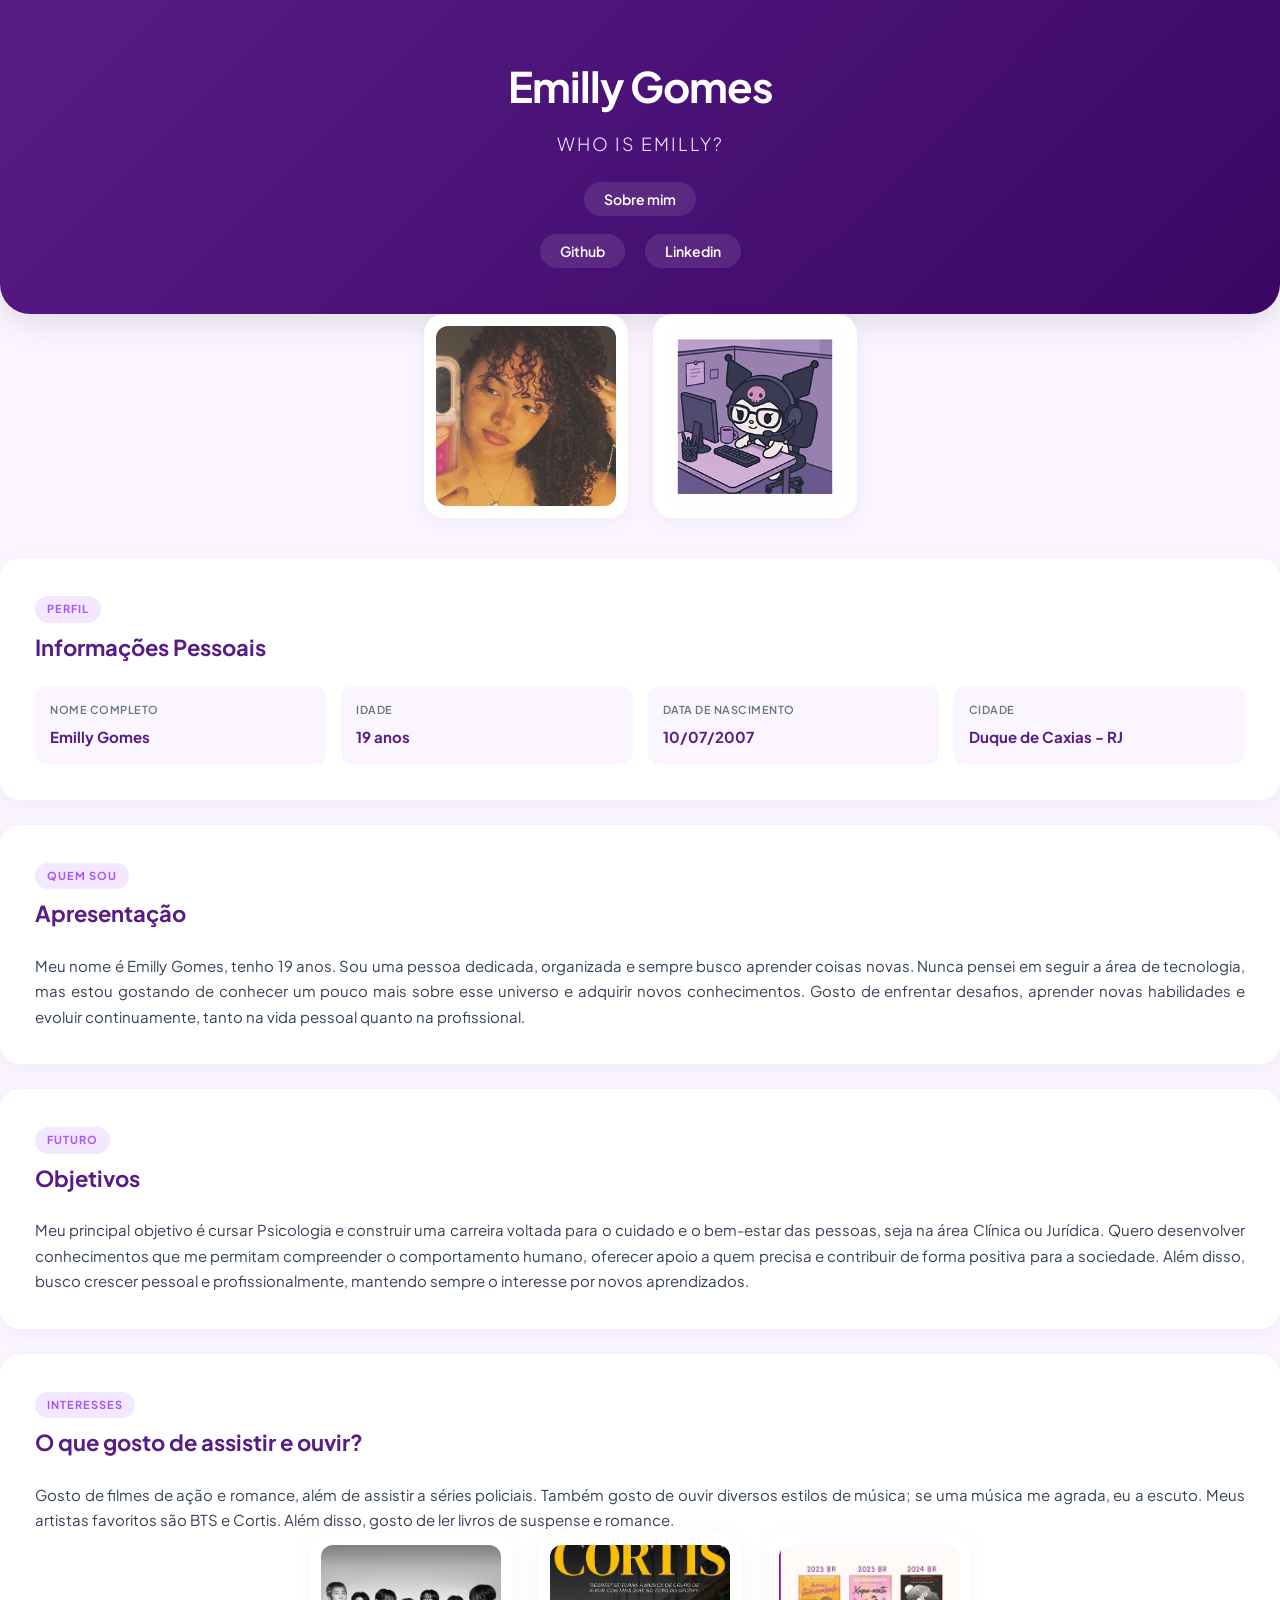
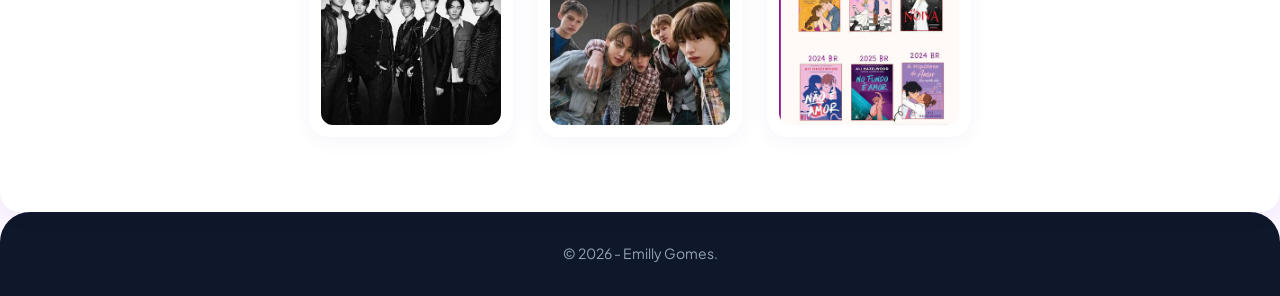
<file: index.html>
<!DOCTYPE html>
<html lang="pt-BR">
<head>
    <meta charset="UTF-8">
    <meta name="viewport" content="width=device-width, initial-scale=1.0">
    <link rel="stylesheet" href="style02.css">
    <title>Portfólio Pessoal | Emilly Gomes</title>

    <link rel="preconnect" href="https://fonts.googleapis.com">
    <link rel="preconnect" href="https://fonts.gstatic.com" crossorigin>
    <link href="https://fonts.googleapis.com/css2?family=Plus+Jakarta+Sans:wght@300;400;500;600;700&display=swap" rel="stylesheet">
</head>

<body>

    <header class="header">
        <div class="header-container">
            <h1>Emilly Gomes</h1>
            <h2>Who is Emilly?</h2>
            <nav class="nav-menu">
                <ul>
                    <li><a href="#sobre">Sobre mim</a></li>
                </ul>
            </nav>
        </div>

        <section class="atalho">
            <nav class="nav-menu b">
            <ul>
            <li><a href="https://github.com/Emilly-ui">Github</li></a>
            <li><a href="https://www.linkedin.com/in/emilly-gomes-472aa03b7/">Linkedin</li></a>
            </ul>
        </section>
    </header>

    <main class="main-content" id="home">

    

        
        <section class="fotos-container">
            <div class="foto-card">
                <img src="ff9ebfb599aea41c8d3136e7fcdc17a3_0.jpeg" alt="Foto de Emilly">
            </div>
            <div class="foto-card">
                <img src="kuromi.avif" alt="Outra foto de Emilly">
            </div>
        </section>

        <section class="about" id="sobre">
            
            <div class="about-card">
                <div class="section-title">
                    <span class="badge">Perfil</span>
                    <h3>Informações Pessoais</h3>
                </div>
                <ul class="info-list">
                    <li>
                        <span class="info-label">Nome Completo</span>
                        <span class="info-value">Emilly Gomes</span>
                    </li>
                    <li>
                        <span class="info-label">Idade</span>
                        <span class="info-value">19 anos</span>
                    </li>
                    <li>
                        <span class="info-label">Data de Nascimento</span>
                        <span class="info-value">10/07/2007</span>
                    </li>
                    <li>
                        <span class="info-label">Cidade</span>
                        <span class="info-value">Duque de Caxias - RJ</span>
                    </li>
                </ul>
            </div>

            <div class="about-card">
                <div class="section-title">
                    <span class="badge">Quem Sou</span>
                    <h3>Apresentação</h3>
                </div>
                <p>
                    Meu nome é Emilly Gomes, tenho 19 anos. Sou uma pessoa dedicada,
                    organizada e sempre busco aprender coisas novas. Nunca pensei em
                    seguir a área de tecnologia, mas estou gostando de conhecer um pouco
                    mais sobre esse universo e adquirir novos conhecimentos. Gosto de
                    enfrentar desafios, aprender novas habilidades e evoluir
                    continuamente, tanto na vida pessoal quanto na profissional.
                </p>
            </div>

            <div class="about-card">
                <div class="section-title">
                    <span class="badge">Futuro</span>
                    <h3>Objetivos</h3>
                </div>
                <p>
                    Meu principal objetivo é cursar Psicologia e construir uma carreira
                    voltada para o cuidado e o bem-estar das pessoas, seja na área Clínica ou Jurídica.
                     Quero desenvolver conhecimentos que me permitam compreender o 
                     comportamento humano, oferecer apoio a quem precisa e contribuir
                     de forma positiva para a sociedade. Além disso, busco crescer pessoal
                      e profissionalmente, mantendo sempre o interesse por novos aprendizados.
                </p>
            </div>

            <div class="about-card">
                <div class="section-title">
                    <span class="badge">interesses</span>
                    <h3>O que gosto de assistir e ouvir?</h3>
                </div>
                <p>
                    Gosto de filmes de ação e romance, além 
                    de assistir a séries policiais. Também gosto
                    de ouvir diversos estilos de música; se uma música
                    me agrada, eu a escuto. Meus artistas favoritos são
                    BTS e Cortis. Além disso, gosto de ler livros de suspense
                    e romance.
                </p>


                <section class="fotos-container">
            <div class="foto-card">
                <a href="https://open.spotify.com/intl-pt/artist/3Nrfpe0tUJi4K4DXYWgMUX?si=13a3d9cc18304dea" target="_blank">                  
                <img src="images.jpg" alt="Foto de bts">
                 </a>
            </div>
            <div class="foto-card">
                <a href="https://open.spotify.com/intl-pt/artist/1ebt9HnXdyYA6KgLXr1n4P?si=j2-UVj4tSzmdFIxGZVJvtw" target="_blank">  
                <img src="images (2).jpg" alt="foto Cortis">
                </a>
            </div>
            <div class="foto-card">
                <a href="https://www.amazon.com.br/Livros-Ali-Hazelwood/s?rh=n%3A6740748011%2Cp_27%3AAli%2BHazelwood" target="_blank">  
                <img src="images (3).jpg" alt="foto de livros">
                </a>
            </div>
        </section>
            
        </section>
            
    </main>

    <footer class="footer">
        <p>&copy; 2026 - Emilly Gomes.</p>
    </footer>

</body>

</html>
</file>
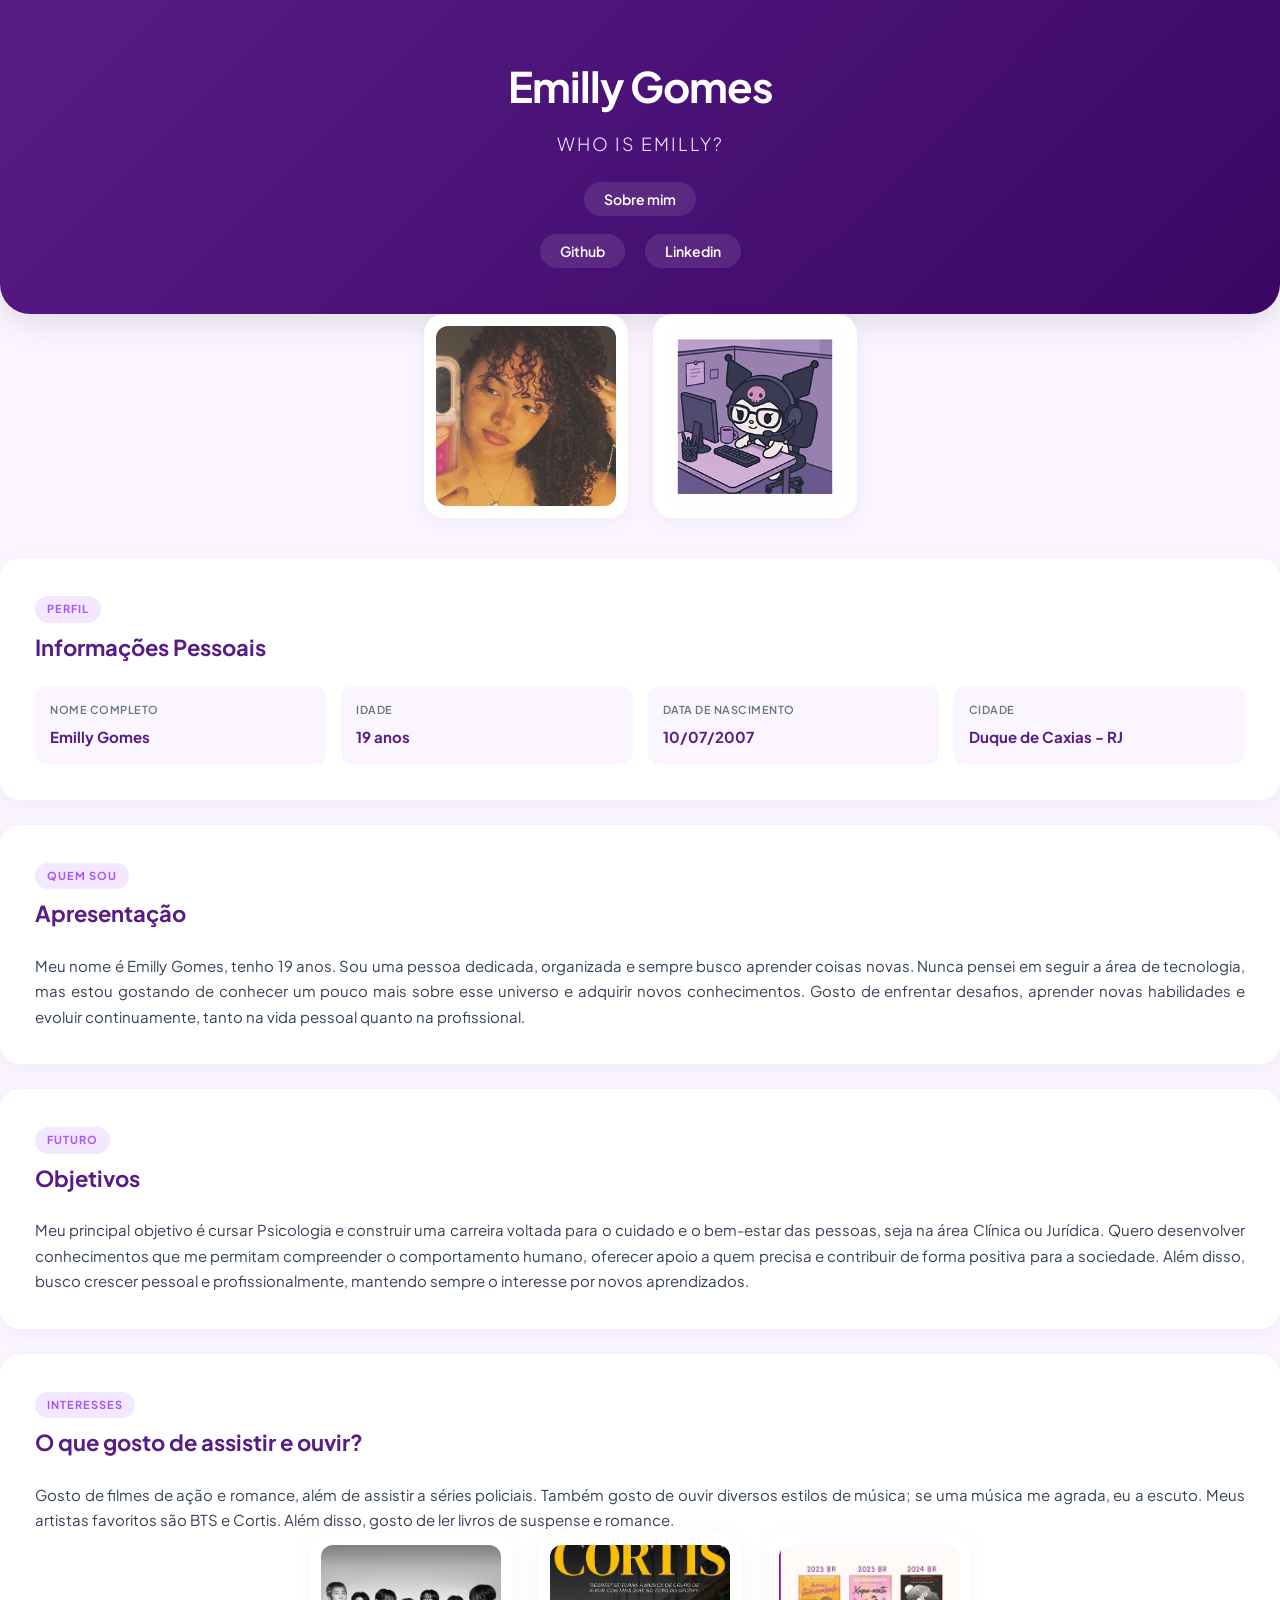
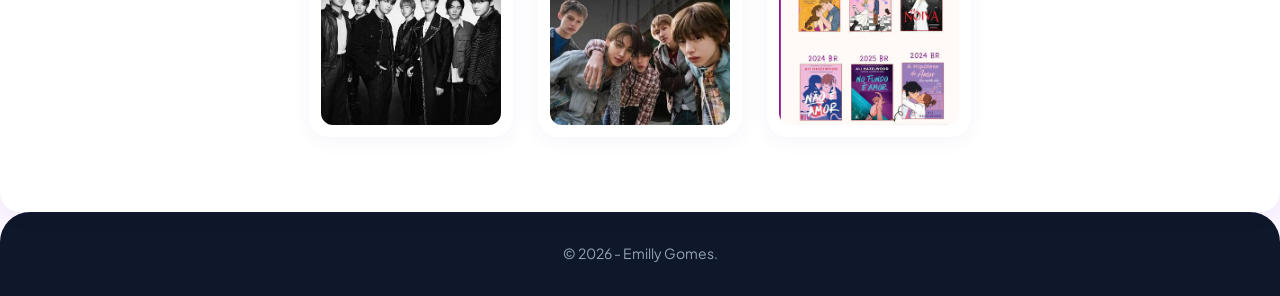
<file: sobremim.html>
<!DOCTYPE html>
<html lang="pt-BR">
<head>
    <meta charset="UTF-8">
    <meta name="viewport" content="width=device-width, initial-scale=1.0">
    <link rel="stylesheet" href="style02.css">
    <title>Portfólio Pessoal | Emilly Gomes</title>

    <link rel="preconnect" href="https://fonts.googleapis.com">
    <link rel="preconnect" href="https://fonts.gstatic.com" crossorigin>
    <link href="https://fonts.googleapis.com/css2?family=Plus+Jakarta+Sans:wght@300;400;500;600;700&display=swap" rel="stylesheet">
</head>

<body>

    <header class="header">
        <div class="header-container">
            <h1>Emilly Gomes</h1>
            <h2>Who is Emilly?</h2>
            <nav class="nav-menu">
                <ul>
                    <li><a href="#sobre">Sobre mim</a></li>
                </ul>
            </nav>
        </div>

        <section class="atalho">
            <nav class="nav-menu b">
            <ul>
            <li><a href="https://github.com/Emilly-ui">Github</li></a>
            <li><a href="https://www.linkedin.com/in/emilly-gomes-472aa03b7/">Linkedin</li></a>
            </ul>
        </section>
    </header>

    <main class="main-content" id="home">

    

        
        <section class="fotos-container">
            <div class="foto-card">
                <img src="ff9ebfb599aea41c8d3136e7fcdc17a3_0.jpeg" alt="Foto de Emilly">
            </div>
            <div class="foto-card">
                <img src="/kuromi.avif" alt="Outra foto de Emilly">
            </div>
        </section>

        <section class="about" id="sobre">
            
            <div class="about-card">
                <div class="section-title">
                    <span class="badge">Perfil</span>
                    <h3>Informações Pessoais</h3>
                </div>
                <ul class="info-list">
                    <li>
                        <span class="info-label">Nome Completo</span>
                        <span class="info-value">Emilly Gomes</span>
                    </li>
                    <li>
                        <span class="info-label">Idade</span>
                        <span class="info-value">19 anos</span>
                    </li>
                    <li>
                        <span class="info-label">Data de Nascimento</span>
                        <span class="info-value">10/07/2007</span>
                    </li>
                    <li>
                        <span class="info-label">Cidade</span>
                        <span class="info-value">Duque de Caxias - RJ</span>
                    </li>
                </ul>
            </div>

            <div class="about-card">
                <div class="section-title">
                    <span class="badge">Quem Sou</span>
                    <h3>Apresentação</h3>
                </div>
                <p>
                    Meu nome é Emilly Gomes, tenho 19 anos. Sou uma pessoa dedicada,
                    organizada e sempre busco aprender coisas novas. Nunca pensei em
                    seguir a área de tecnologia, mas estou gostando de conhecer um pouco
                    mais sobre esse universo e adquirir novos conhecimentos. Gosto de
                    enfrentar desafios, aprender novas habilidades e evoluir
                    continuamente, tanto na vida pessoal quanto na profissional.
                </p>
            </div>

            <div class="about-card">
                <div class="section-title">
                    <span class="badge">Futuro</span>
                    <h3>Objetivos</h3>
                </div>
                <p>
                    Meu principal objetivo é cursar Psicologia e construir uma carreira
                    voltada para o cuidado e o bem-estar das pessoas, seja na área Clínica ou Jurídica.
                     Quero desenvolver conhecimentos que me permitam compreender o 
                     comportamento humano, oferecer apoio a quem precisa e contribuir
                     de forma positiva para a sociedade. Além disso, busco crescer pessoal
                      e profissionalmente, mantendo sempre o interesse por novos aprendizados.
                </p>
            </div>

            <div class="about-card">
                <div class="section-title">
                    <span class="badge">interesses</span>
                    <h3>O que gosto de assistir e ouvir?</h3>
                </div>
                <p>
                    Gosto de filmes de ação e romance, além 
                    de assistir a séries policiais. Também gosto
                    de ouvir diversos estilos de música; se uma música
                    me agrada, eu a escuto. Meus artistas favoritos são
                    BTS e Cortis. Além disso, gosto de ler livros de suspense
                    e romance.
                </p>


                <section class="fotos-container">
            <div class="foto-card">
                <a href="https://open.spotify.com/intl-pt/artist/3Nrfpe0tUJi4K4DXYWgMUX?si=13a3d9cc18304dea" target="_blank">                  
                <img src="images.jpg" alt="Foto de bts">
                 </a>
            </div>
            <div class="foto-card">
                <a href="https://open.spotify.com/intl-pt/artist/1ebt9HnXdyYA6KgLXr1n4P?si=j2-UVj4tSzmdFIxGZVJvtw" target="_blank">  
                <img src="images (2).jpg" alt="foto Cortis">
                </a>
            </div>
            <div class="foto-card">
                <a href="https://www.amazon.com.br/Livros-Ali-Hazelwood/s?rh=n%3A6740748011%2Cp_27%3AAli%2BHazelwood" target="_blank">  
                <img src="images (3).jpg" alt="foto de livros">
                </a>
            </div>
        </section>
            
        </section>
            
    </main>

    <footer class="footer">
        <p>&copy; 2026 - Emilly Gomes.</p>
    </footer>

</body>

</html>
</file>
<file: style02.css>
/* RESET */
* {
    margin: 0;
    padding: 0;
    box-sizing: border-box;
}

:root {
    --primary-color: #581c87; 
    --primary-light: #f3e8ff; 
    --accent-color: #a855f7;  
    --text-main: #334155;     
    --text-muted: #64748b;    
    --bg-light: #faf5ff;
    --card-shadow: 0 4px 20px rgba(88, 28, 135, 0.05); 
    --transition-fast: all 0.3s ease;
}

body {
    font-family: 'Plus Jakarta Sans', sans-serif;
    background-color: var(--bg-light);
    color: var(--text-main);
    line-height: 1.7;
}

/* HEADER */
.header {
    background: linear-gradient(135deg, var(--primary-color), #3b0764);
    color: white;
    padding: 50px 20px;
    text-align: center;
    border-radius: 0 0 30px 30px;
    box-shadow: 0 10px 30px rgba(0, 0, 0, 0.1);
}

.header-container {
    max-width: 800px;
    margin: 0 auto;
}

.header h1 {
    font-size: 42px;
    font-weight: 700;
    letter-spacing: -1px;
    margin-bottom: 8px;
}

.header h2 {
    font-size: 18px;
    font-weight: 300;
    color: var(--primary-light);
    text-transform: uppercase;
    letter-spacing: 2px;
}

/* Menu de Navegação */
.nav-menu ul {
    display: flex;
    justify-content: center;
    list-style: none;
    margin-top: 25px;
}

.nav-menu li {
    margin: 0 10px;
}

.nav-menu a {
    color: white;
    text-decoration: none;
    font-size: 14px;
    font-weight: 600;
    padding: 8px 20px;
    border-radius: 20px;
    background-color: rgba(255, 255, 255, 0.1);
    transition: var(--transition-fast);
}

.nav-menu a:hover {
    background-color: white;
    color: var(--primary-color);
}

.nav-menu b

/* MAIN CONTENT */
.main-content {
    max-width: 800px;
    margin: -40px auto 60px auto; 
    padding: 0 20px;
}

/* Seção de Fotos */
.fotos-container {
    display: flex;
    justify-content: center;
    gap: 25px;
    margin-bottom: 40px;
}

.foto-card {
    background: white;
    padding: 12px;
    border-radius: 20px;
    box-shadow: var(--card-shadow);
    transition: var(--transition-fast);
}

.foto-card:hover {
    transform: translateY(-8px);
    box-shadow: 0 12px 30px rgba(88, 28, 135, 0.12);
}

.foto-card img {
    display: block;
    width: 180px;
    height: 180px;
    object-fit: cover;
    border-radius: 12px;
}

/* Container do Conteúdo */
.about {
    display: flex;
    flex-direction: column;
    gap: 25px;
}

.about-card {
    background-color: white;
    padding: 35px;
    border-radius: 20px;
    box-shadow: var(--card-shadow);
}

.section-title {
    margin-bottom: 20px;
}

.badge {
    display: inline-block;
    font-size: 11px;
    font-weight: 700;
    color: var(--accent-color);
    background-color: var(--primary-light);
    padding: 4px 12px;
    border-radius: 50px;
    text-transform: uppercase;
    letter-spacing: 1px;
    margin-bottom: 6px;
}

.about h3 {
    font-size: 22px;
    color: var(--primary-color);
    font-weight: 700;
}

.about p {
    font-size: 15px;
    color: var(--text-main);
    text-align: justify;
}

/* Lista de Informações Pessoais */
.info-list {
    list-style: none;
    display: grid;
    grid-template-columns: repeat(auto-fit, minmax(200px, 1fr));
    gap: 15px;
}

.info-list li {
    background-color: var(--bg-light);
    padding: 15px;
    border-radius: 12px;
    display: flex;
    flex-direction: column;
    gap: 4px;
}

.info-label {
    font-size: 11px;
    text-transform: uppercase;
    color: var(--text-muted);
    font-weight: 600;
    letter-spacing: 0.5px;
}

.info-value {
    font-size: 15px;
    font-weight: 700;
    color: var(--primary-color);
}

/* FOOTER */
.footer {
    background-color: #0f172a; /* Azul quase preto, super chique */
    color: #94a3b8;
    text-align: center;
    padding: 30px 20px;
    font-size: 14px;
    border-radius: 30px 30px 0 0;
}

/* RESPONSIVIDADE */
@media (max-width: 600px) {
    .header {
        padding: 40px 15px;
    }

    .header h1 {
        font-size: 32px;
    }

    .fotos-container {
        flex-direction: column;
        align-items: center;
        gap: 15px;
    }

    .foto-card img {
        width: 100%;
        max-width: 260px;
        height: 260px;
    }

    .about-card {
        padding: 25px;
    }

    .info-list {
        grid-template-columns: 1fr;
    }
}

.interesses img {
   width: 250px;
   border-radius: 12px;
   cursor: pointer;
   transition: transform 0.3s;
}

.iinteresses img hover {
    transform: scale(1.05)

}
</file>
